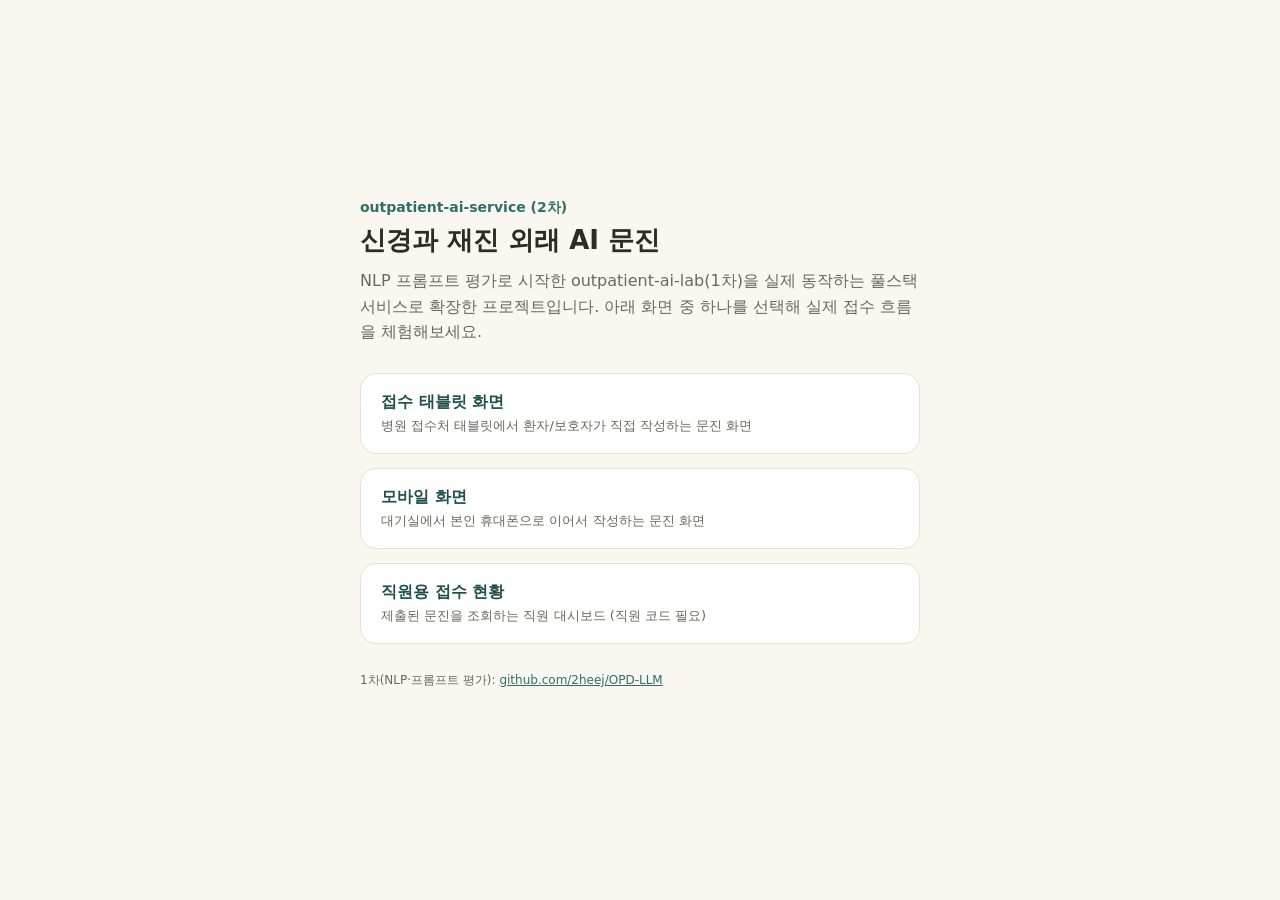
<file: frontend/index.html>
<!doctype html>
<html lang="ko">
  <head>
    <meta charset="UTF-8" />
    <meta name="viewport" content="width=device-width, initial-scale=1.0" />
    <title>신경과 재진 외래 AI 문진 — outpatient-ai-service</title>
    <style>
      :root {
        --ivory: #faf7f1;
        --ink: #2b2b28;
        --ink-soft: #6b6660;
        --line: #e7e1d6;
        --brand: #2f6f6b;
        --brand-soft: #e6f0ef;
        --brand-strong: #1f504c;
      }
      * {
        box-sizing: border-box;
      }
      body {
        margin: 0;
        background: var(--ivory);
        color: var(--ink);
        font-family: "Apple SD Gothic Neo", "Malgun Gothic", system-ui, -apple-system, sans-serif;
        display: flex;
        align-items: center;
        justify-content: center;
        min-height: 100vh;
        padding: 24px;
      }
      .wrap {
        max-width: 560px;
        width: 100%;
      }
      .eyebrow {
        color: var(--brand);
        font-weight: 700;
        font-size: 14px;
        margin: 0 0 6px;
      }
      h1 {
        font-size: 26px;
        margin: 0 0 10px;
      }
      p.lede {
        color: var(--ink-soft);
        margin: 0 0 28px;
        line-height: 1.6;
      }
      .cards {
        display: grid;
        gap: 14px;
      }
      a.card {
        display: block;
        background: white;
        border: 1px solid var(--line);
        border-radius: 16px;
        padding: 18px 20px;
        text-decoration: none;
        color: var(--ink);
      }
      a.card:hover {
        border-color: var(--brand);
        background: var(--brand-soft);
      }
      a.card .title {
        font-weight: 700;
        font-size: 16px;
        color: var(--brand-strong);
      }
      a.card .desc {
        font-size: 13px;
        color: var(--ink-soft);
        margin-top: 4px;
      }
      .footer {
        margin-top: 28px;
        font-size: 12px;
        color: var(--ink-soft);
      }
      .footer a {
        color: var(--brand);
      }
    </style>
  </head>
  <body>
    <div class="wrap">
      <p class="eyebrow">outpatient-ai-service (2차)</p>
      <h1>신경과 재진 외래 AI 문진</h1>
      <p class="lede">
        NLP 프롬프트 평가로 시작한 outpatient-ai-lab(1차)을 실제 동작하는 풀스택 서비스로 확장한
        프로젝트입니다. 아래 화면 중 하나를 선택해 실제 접수 흐름을 체험해보세요.
      </p>
      <div class="cards">
        <a class="card" href="/tablet/">
          <div class="title">접수 태블릿 화면</div>
          <div class="desc">병원 접수처 태블릿에서 환자/보호자가 직접 작성하는 문진 화면</div>
        </a>
        <a class="card" href="/mobile/">
          <div class="title">모바일 화면</div>
          <div class="desc">대기실에서 본인 휴대폰으로 이어서 작성하는 문진 화면</div>
        </a>
        <a class="card" href="/dashboard/">
          <div class="title">직원용 접수 현황</div>
          <div class="desc">제출된 문진을 조회하는 직원 대시보드 (직원 코드 필요)</div>
        </a>
      </div>
      <p class="footer">1차(NLP·프롬프트 평가): <a href="https://github.com/2heej/OPD-LLM">github.com/2heej/OPD-LLM</a></p>
    </div>
  </body>
</html>
</file>
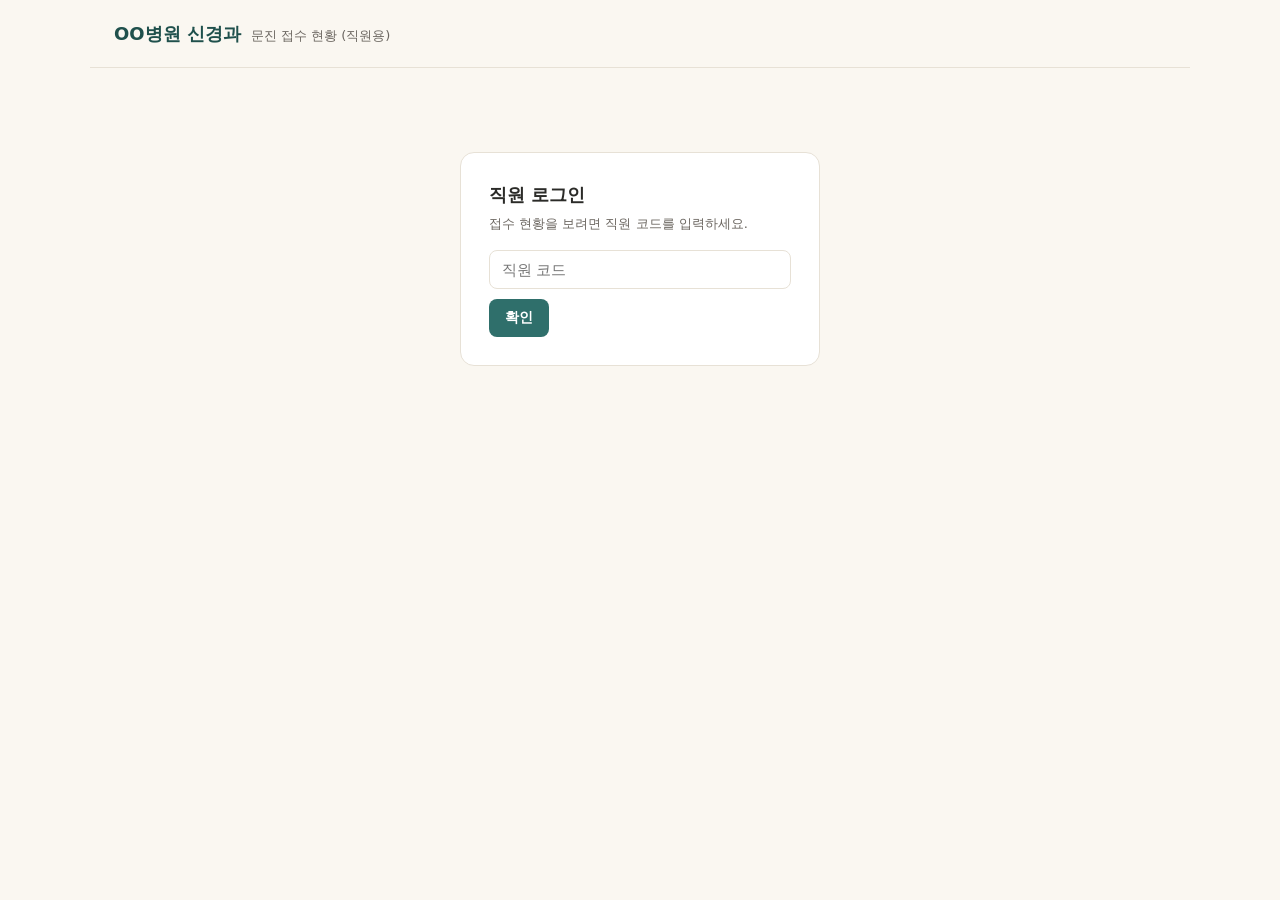
<file: frontend/dashboard/index.html>
<!doctype html>
<html lang="ko">
  <head>
    <meta charset="UTF-8" />
    <meta name="viewport" content="width=device-width, initial-scale=1.0" />
    <title>신경과 문진 접수 현황 — 직원용</title>
    <link rel="stylesheet" href="style.css" />
  </head>
  <body>
    <div class="app">
      <header class="topbar">
        <span class="hospital-name">OO병원 신경과</span>
        <span class="hospital-sub">문진 접수 현황 (직원용)</span>
        <button type="button" id="logout-btn" class="icon-btn" hidden>로그아웃</button>
      </header>

      <main id="main" class="main"></main>
    </div>

    <script>
      window.OPD_API_BASE = "https://outpatient-ai-service.onrender.com";
    </script>
    <script src="script.js"></script>
  </body>
</html>
</file>
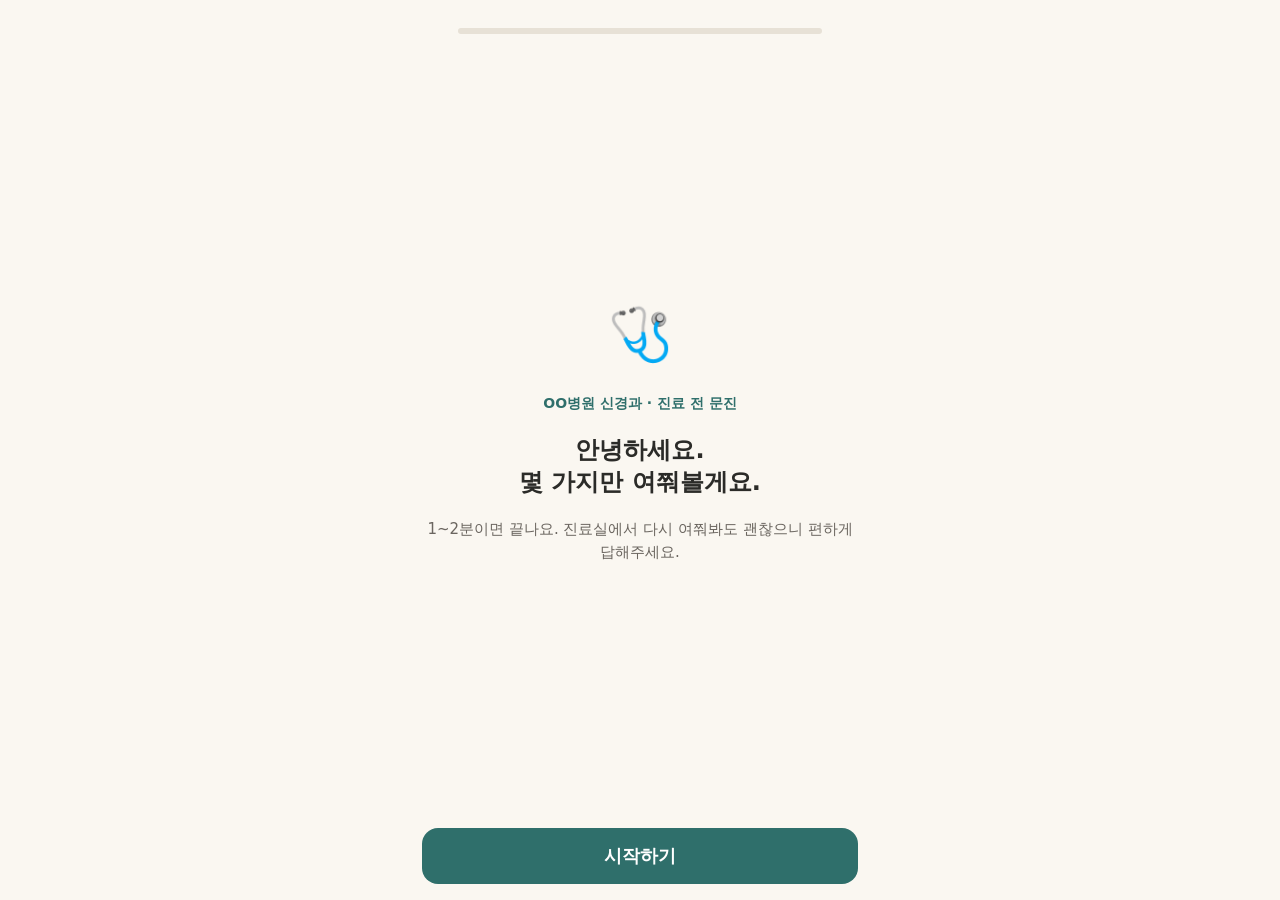
<file: frontend/mobile/index.html>
<!doctype html>
<html lang="ko">
  <head>
    <meta charset="UTF-8" />
    <meta name="viewport" content="width=device-width, initial-scale=1.0, viewport-fit=cover" />
    <title>신경과 진료 전 문진</title>
    <link rel="stylesheet" href="style.css" />
  </head>
  <body>
    <div class="app">
      <header class="topbar">
        <button type="button" id="back-btn" class="icon-btn" aria-label="이전">‹</button>
        <div class="progress-track"><div class="progress-fill" id="progress-fill"></div></div>
        <span class="spacer"></span>
      </header>

      <main class="stage" id="stage"></main>

      <footer class="bottombar" id="bottombar"></footer>
    </div>

    <script>
      window.OPD_API_BASE = "https://outpatient-ai-service.onrender.com";
    </script>
    <script src="script.js"></script>
  </body>
</html>
</file>
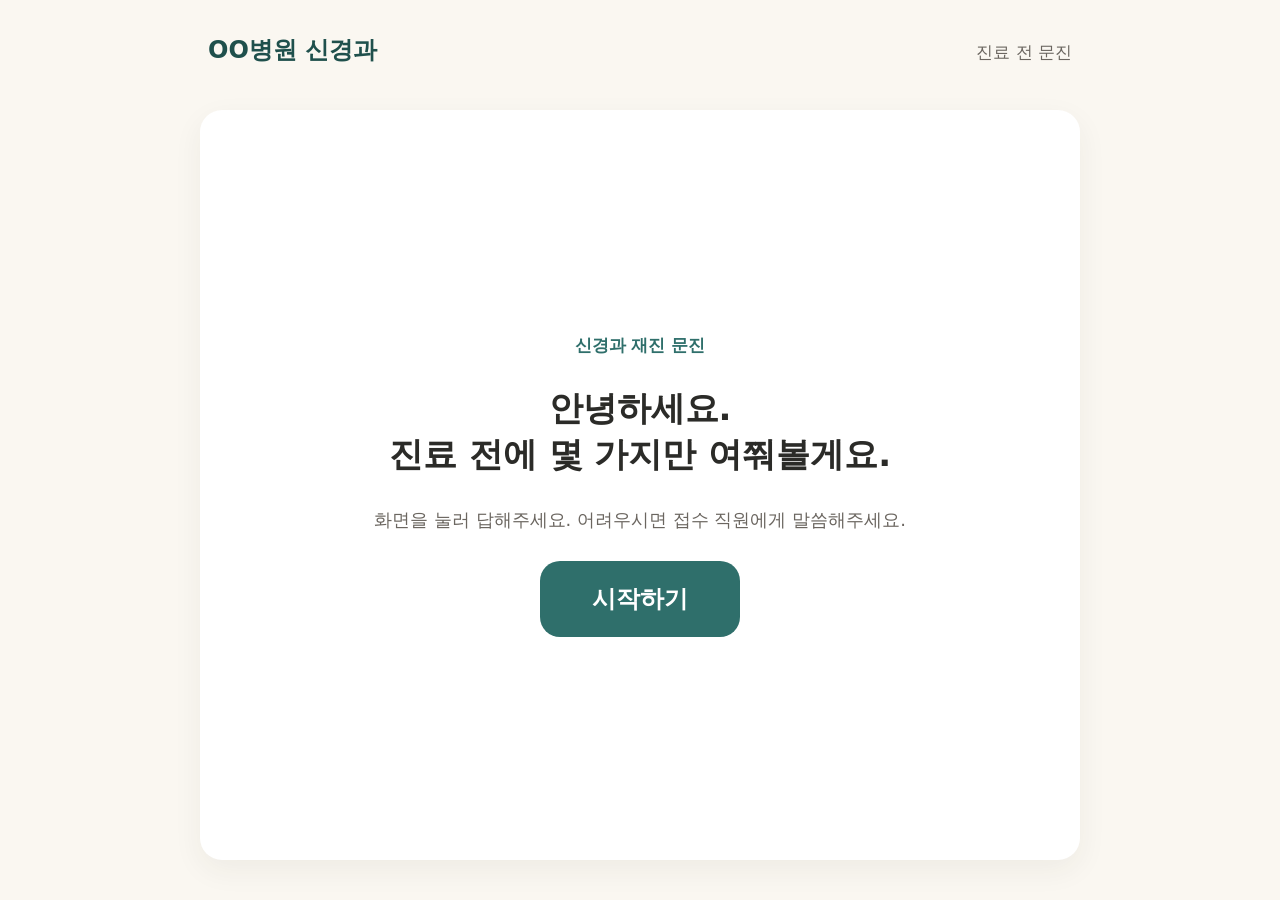
<file: frontend/tablet/index.html>
<!doctype html>
<html lang="ko">
  <head>
    <meta charset="UTF-8" />
    <meta name="viewport" content="width=device-width, initial-scale=1.0" />
    <title>신경과 진료 전 문진 — 접수 태블릿</title>
    <link rel="stylesheet" href="style.css" />
  </head>
  <body>
    <div class="kiosk">
      <header class="kiosk-header">
        <span class="hospital-name">OO병원 신경과</span>
        <span class="hospital-sub">진료 전 문진</span>
      </header>

      <div class="progress-dots" id="progress-dots" aria-hidden="true"></div>

      <main class="stage" id="stage"></main>
    </div>

    <script>
      window.OPD_API_BASE = "https://outpatient-ai-service.onrender.com";
    </script>
    <script src="script.js"></script>
  </body>
</html>
</file>
<file: frontend/dashboard/style.css>
:root {
  --ivory: #faf7f1;
  --card: #ffffff;
  --ink: #2b2b28;
  --ink-soft: #6b6660;
  --line: #e7e1d6;
  --brand: #2f6f6b;
  --brand-soft: #e6f0ef;
  --brand-strong: #1f504c;
  --warn: #b3552c;
  --radius: 14px;
}

* {
  box-sizing: border-box;
}

html,
body {
  height: 100%;
}

body {
  margin: 0;
  background: var(--ivory);
  color: var(--ink);
  font-family: "Apple SD Gothic Neo", "Malgun Gothic", system-ui, -apple-system, sans-serif;
  font-size: 15px;
  line-height: 1.5;
}

.app {
  max-width: 1100px;
  margin: 0 auto;
  min-height: 100%;
  display: flex;
  flex-direction: column;
  min-width: 0;
}

.topbar {
  display: flex;
  align-items: baseline;
  gap: 10px;
  padding: 20px 24px;
  border-bottom: 1px solid var(--line);
}

.hospital-name {
  font-weight: 800;
  font-size: 18px;
  color: var(--brand-strong);
}

.hospital-sub {
  color: var(--ink-soft);
  font-size: 13px;
}

.icon-btn {
  margin-left: auto;
  background: none;
  border: 1px solid var(--line);
  border-radius: 8px;
  padding: 6px 12px;
  cursor: pointer;
  color: var(--ink-soft);
}

.main {
  flex: 1;
  padding: 24px;
  min-width: 0;
}

.gate {
  max-width: 360px;
  margin: 60px auto;
  background: var(--card);
  border-radius: var(--radius);
  padding: 28px;
  border: 1px solid var(--line);
}

.gate h1 {
  font-size: 18px;
  margin: 0 0 6px;
}

.gate p {
  color: var(--ink-soft);
  font-size: 13px;
  margin: 0 0 16px;
}

.gate input {
  width: 100%;
  padding: 10px 12px;
  border-radius: 8px;
  border: 1px solid var(--line);
  font-size: 15px;
  margin-bottom: 10px;
}

.btn {
  border: none;
  border-radius: 8px;
  padding: 10px 16px;
  font-size: 14px;
  font-weight: 600;
  cursor: pointer;
}

.btn-primary {
  background: var(--brand);
  color: white;
}

.btn-primary:hover {
  background: var(--brand-strong);
}

.btn-ghost {
  background: none;
  border: 1px solid var(--line);
  color: var(--ink);
}

.error-text {
  color: #c0392b;
  font-size: 13px;
  margin: 0 0 10px;
}

.toolbar {
  display: flex;
  align-items: center;
  gap: 10px;
  margin-bottom: 16px;
  flex-wrap: wrap;
}

.toolbar select {
  padding: 8px 10px;
  border-radius: 8px;
  border: 1px solid var(--line);
  font-size: 14px;
}

.toolbar .count {
  color: var(--ink-soft);
  font-size: 13px;
  margin-left: auto;
}

.flag-filter {
  display: flex;
  align-items: center;
  gap: 6px;
  font-size: 14px;
  color: var(--ink-soft);
  cursor: pointer;
}

.table-wrap {
  overflow-x: auto;
  border: 1px solid var(--line);
  border-radius: var(--radius);
  background: var(--card);
}

table {
  width: 100%;
  border-collapse: collapse;
  font-size: 14px;
  min-width: 640px;
}

th,
td {
  text-align: left;
  padding: 10px 14px;
  border-bottom: 1px solid var(--line);
  white-space: nowrap;
}

th {
  color: var(--ink-soft);
  font-weight: 600;
  font-size: 12px;
  text-transform: uppercase;
  letter-spacing: 0.02em;
}

tbody tr {
  cursor: pointer;
}

tbody tr:hover {
  background: var(--brand-soft);
}

.badge {
  display: inline-block;
  background: var(--brand-soft);
  color: var(--brand-strong);
  border-radius: 999px;
  padding: 2px 10px;
  font-size: 12px;
  font-weight: 600;
}

.badge.warn {
  background: #fbe6db;
  color: var(--warn);
}

.badge.danger {
  background: #fbe0dd;
  color: #c0392b;
}

.empty {
  padding: 40px;
  text-align: center;
  color: var(--ink-soft);
}

.overlay {
  position: fixed;
  inset: 0;
  background: rgba(43, 43, 40, 0.35);
  display: flex;
  align-items: flex-start;
  justify-content: center;
  padding: 40px 16px;
  overflow-y: auto;
}

.detail-card {
  background: var(--card);
  border-radius: var(--radius);
  max-width: 560px;
  width: 100%;
  padding: 24px;
  min-width: 0;
}

.detail-card h2 {
  margin: 0 0 4px;
  font-size: 18px;
}

.detail-card .meta {
  color: var(--ink-soft);
  font-size: 13px;
  margin-bottom: 16px;
}

.detail-row {
  padding: 10px 0;
  border-top: 1px solid var(--line);
}

.detail-row .k {
  font-size: 12px;
  color: var(--ink-soft);
  text-transform: uppercase;
  letter-spacing: 0.02em;
  margin-bottom: 3px;
}

.detail-row .v {
  font-size: 14px;
  white-space: pre-wrap;
}

.detail-close {
  margin-top: 16px;
}

.load-more {
  display: block;
  margin: 16px auto 0;
}
</file>
<file: frontend/mobile/style.css>
:root {
  --ivory: #faf7f1;
  --card: #ffffff;
  --ink: #2b2b28;
  --ink-soft: #6b6660;
  --line: #e7e1d6;
  --brand: #2f6f6b;
  --brand-soft: #e6f0ef;
  --brand-strong: #1f504c;
}

* {
  box-sizing: border-box;
}

html,
body {
  height: 100%;
}

body {
  margin: 0;
  background: var(--ivory);
  color: var(--ink);
  font-family: "Apple SD Gothic Neo", "Malgun Gothic", system-ui, -apple-system, sans-serif;
  font-size: 17px;
  line-height: 1.5;
}

.app {
  min-height: 100dvh;
  max-width: 480px;
  margin: 0 auto;
  display: flex;
  flex-direction: column;
  background: var(--ivory);
  min-width: 0;
}

.stage,
.screen {
  min-width: 0;
}

.topbar {
  display: flex;
  align-items: center;
  gap: 10px;
  padding: 14px 14px 10px;
  padding-top: max(14px, env(safe-area-inset-top));
}

.icon-btn {
  border: none;
  background: transparent;
  font-size: 26px;
  line-height: 1;
  color: var(--ink-soft);
  width: 34px;
  height: 34px;
  cursor: pointer;
  visibility: hidden;
}

.icon-btn.show {
  visibility: visible;
}

.progress-track {
  flex: 1;
  height: 6px;
  background: var(--line);
  border-radius: 999px;
  overflow: hidden;
}

.progress-fill {
  height: 100%;
  width: 0%;
  background: var(--brand);
  transition: width 0.25s ease;
}

.spacer {
  width: 34px;
}

.stage {
  flex: 1;
  padding: 8px 22px 24px;
  display: flex;
  flex-direction: column;
}

.screen {
  display: flex;
  flex-direction: column;
  gap: 20px;
  flex: 1;
}

.screen.center {
  align-items: center;
  justify-content: center;
  text-align: center;
}

.eyebrow {
  margin: 0;
  font-size: 14px;
  font-weight: 700;
  color: var(--brand);
}

h1 {
  margin: 0;
  font-size: 24px;
  line-height: 1.35;
}

.helper {
  margin: 0;
  font-size: 15px;
  color: var(--ink-soft);
}

.error-text {
  color: #c0392b;
  font-weight: 600;
}

.choice-list {
  display: flex;
  flex-direction: column;
  gap: 12px;
}

.choice-card {
  border: 2px solid var(--line);
  background: #fff;
  border-radius: 16px;
  padding: 16px 18px;
  min-height: 56px;
  display: flex;
  align-items: center;
  gap: 12px;
  font-size: 17px;
  font-weight: 600;
  text-align: left;
  width: 100%;
  cursor: pointer;
  font-family: inherit;
  color: var(--ink);
}

.choice-card .icon {
  font-size: 22px;
}

.choice-card .label-sub {
  display: block;
  font-size: 13px;
  font-weight: 400;
  color: var(--ink-soft);
  margin-top: 2px;
}

.choice-card.selected {
  border-color: var(--brand);
  background: var(--brand-soft);
}

.choice-tags {
  display: flex;
  flex-wrap: wrap;
  gap: 8px;
}

.tag {
  border: 2px solid var(--line);
  background: #fff;
  border-radius: 999px;
  padding: 9px 16px;
  font-size: 14px;
  font-weight: 600;
  cursor: pointer;
  font-family: inherit;
  color: var(--ink);
}

.tag.selected {
  border-color: var(--brand);
  background: var(--brand-soft);
  color: var(--brand-strong);
}

textarea.big-input {
  width: 100%;
  min-height: 110px;
  border: 2px solid var(--line);
  border-radius: 14px;
  padding: 14px;
  font-size: 16px;
  font-family: inherit;
  resize: vertical;
  color: var(--ink);
}

textarea.big-input:focus {
  outline: none;
  border-color: var(--brand);
}

.field-block {
  display: flex;
  flex-direction: column;
  gap: 8px;
}

.field-block .field-title {
  font-size: 15px;
  font-weight: 700;
}

.bottombar {
  padding: 12px 22px;
  padding-bottom: max(16px, env(safe-area-inset-bottom));
  background: linear-gradient(to top, var(--ivory) 60%, rgba(250, 247, 241, 0));
}

.btn {
  font-family: inherit;
  border: none;
  border-radius: 16px;
  font-size: 18px;
  font-weight: 700;
  padding: 16px;
  width: 100%;
  min-height: 56px;
  cursor: pointer;
}

.btn-primary {
  background: var(--brand);
  color: #fff;
}

.btn-primary:disabled {
  background: #c7cfce;
  cursor: not-allowed;
}

.welcome-icon {
  font-size: 52px;
}

.summary-list {
  display: flex;
  flex-direction: column;
  gap: 10px;
}

.summary-row {
  padding: 14px 16px;
  background: var(--brand-soft);
  border-radius: 12px;
  font-size: 15px;
}

.summary-row .k {
  display: block;
  font-weight: 700;
  color: var(--brand-strong);
  font-size: 13px;
  margin-bottom: 2px;
}

.done-icon {
  font-size: 56px;
}

.dev-toggle {
  margin-top: 4px;
  font-size: 13px;
  color: var(--ink-soft);
}

.dev-toggle summary {
  cursor: pointer;
}

.dev-toggle pre {
  margin-top: 10px;
  background: #f3f1ea;
  border-radius: 10px;
  padding: 12px;
  font-size: 12px;
  overflow-x: auto;
  text-align: left;
  max-width: 100%;
  box-sizing: border-box;
}
</file>
<file: frontend/tablet/style.css>
:root {
  --ivory: #faf7f1;
  --card: #ffffff;
  --ink: #2b2b28;
  --ink-soft: #6b6660;
  --line: #e7e1d6;
  --brand: #2f6f6b;
  --brand-soft: #e6f0ef;
  --brand-strong: #1f504c;
  --warn: #b3552c;
  --radius: 22px;
}

* {
  box-sizing: border-box;
}

html,
body {
  height: 100%;
}

body {
  margin: 0;
  background: var(--ivory);
  color: var(--ink);
  font-family: "Apple SD Gothic Neo", "Malgun Gothic", system-ui, -apple-system, sans-serif;
  font-size: 20px;
  line-height: 1.5;
}

.kiosk {
  min-height: 100vh;
  display: flex;
  flex-direction: column;
  align-items: center;
  padding: 28px 24px 40px;
}

.kiosk-header {
  width: 100%;
  max-width: 880px;
  display: flex;
  align-items: baseline;
  justify-content: space-between;
  padding: 4px 8px 20px;
}

.hospital-name {
  font-size: 24px;
  font-weight: 700;
  color: var(--brand-strong);
}

.hospital-sub {
  font-size: 17px;
  color: var(--ink-soft);
}

.progress-dots {
  display: flex;
  gap: 10px;
  margin-bottom: 22px;
}

.progress-dots span {
  width: 10px;
  height: 10px;
  border-radius: 50%;
  background: var(--line);
  transition: background 0.2s ease, transform 0.2s ease;
}

.progress-dots span.active {
  background: var(--brand);
  transform: scale(1.3);
}

.progress-dots span.done {
  background: var(--brand-soft);
  border: 2px solid var(--brand);
}

.stage {
  width: 100%;
  max-width: 880px;
  flex: 1;
  display: flex;
  flex-direction: column;
  min-width: 0;
}

.screen {
  min-width: 0;
}

.screen {
  background: var(--card);
  border-radius: var(--radius);
  padding: 44px 48px;
  box-shadow: 0 10px 30px rgba(43, 43, 40, 0.06);
  display: flex;
  flex-direction: column;
  gap: 28px;
  flex: 1;
}

.screen.center {
  align-items: center;
  justify-content: center;
  text-align: center;
}

.eyebrow {
  font-size: 17px;
  color: var(--brand);
  font-weight: 600;
  margin: 0;
}

h1 {
  font-size: 30px;
  margin: 0;
  line-height: 1.35;
}

h1.big {
  font-size: 34px;
}

.helper {
  font-size: 18px;
  color: var(--ink-soft);
  margin: 0;
}

.error-text {
  color: #c0392b;
  font-weight: 600;
}

.choice-grid {
  display: grid;
  grid-template-columns: repeat(2, 1fr);
  gap: 16px;
}

.choice-grid.cols-1 {
  grid-template-columns: 1fr;
}

.choice-card {
  border: 2px solid var(--line);
  background: #fff;
  border-radius: 18px;
  padding: 22px 20px;
  min-height: 84px;
  display: flex;
  align-items: center;
  gap: 16px;
  font-size: 21px;
  font-weight: 600;
  text-align: left;
  cursor: pointer;
  transition: border-color 0.15s ease, background 0.15s ease;
}

.choice-card .icon {
  font-size: 30px;
}

.choice-card .label-sub {
  display: block;
  font-size: 15px;
  font-weight: 400;
  color: var(--ink-soft);
  margin-top: 2px;
}

.choice-card:hover {
  border-color: var(--brand);
}

.choice-card.selected {
  border-color: var(--brand);
  background: var(--brand-soft);
}

textarea.big-input {
  width: 100%;
  min-height: 120px;
  border: 2px solid var(--line);
  border-radius: 16px;
  padding: 18px;
  font-size: 19px;
  font-family: inherit;
  resize: vertical;
  color: var(--ink);
}

textarea.big-input:focus {
  outline: none;
  border-color: var(--brand);
}

.field-block {
  display: flex;
  flex-direction: column;
  gap: 10px;
}

.field-block .field-title {
  font-size: 19px;
  font-weight: 700;
}

.nav-row {
  margin-top: auto;
  display: flex;
  justify-content: space-between;
  gap: 16px;
  padding-top: 12px;
}

button {
  font-family: inherit;
  cursor: pointer;
}

.btn {
  border: none;
  border-radius: 16px;
  font-size: 20px;
  font-weight: 700;
  padding: 18px 30px;
  min-height: 64px;
}

.btn-primary {
  background: var(--brand);
  color: #fff;
}

.btn-primary:disabled {
  background: #c7cfce;
  cursor: not-allowed;
}

.btn-ghost {
  background: transparent;
  color: var(--ink-soft);
  border: 2px solid var(--line);
}

.btn-start {
  font-size: 24px;
  padding: 22px 52px;
  border-radius: 20px;
}

.summary-list {
  display: flex;
  flex-direction: column;
  gap: 14px;
}

.summary-row {
  display: flex;
  gap: 14px;
  padding: 16px 18px;
  background: var(--brand-soft);
  border-radius: 14px;
  font-size: 19px;
}

.summary-row .k {
  min-width: 130px;
  font-weight: 700;
  color: var(--brand-strong);
}

.summary-row .v {
  color: var(--ink);
}

.done-icon {
  font-size: 64px;
}

.dev-toggle {
  margin-top: 8px;
  font-size: 15px;
  color: var(--ink-soft);
}

.dev-toggle summary {
  cursor: pointer;
}

.dev-toggle pre {
  margin-top: 12px;
  background: #f3f1ea;
  border-radius: 12px;
  padding: 16px;
  font-size: 13px;
  overflow-x: auto;
  text-align: left;
  max-width: 100%;
  box-sizing: border-box;
}

@media (max-width: 700px) {
  body {
    font-size: 18px;
  }
  .screen {
    padding: 30px 24px;
  }
  .choice-grid {
    grid-template-columns: 1fr;
  }
}
</file>
